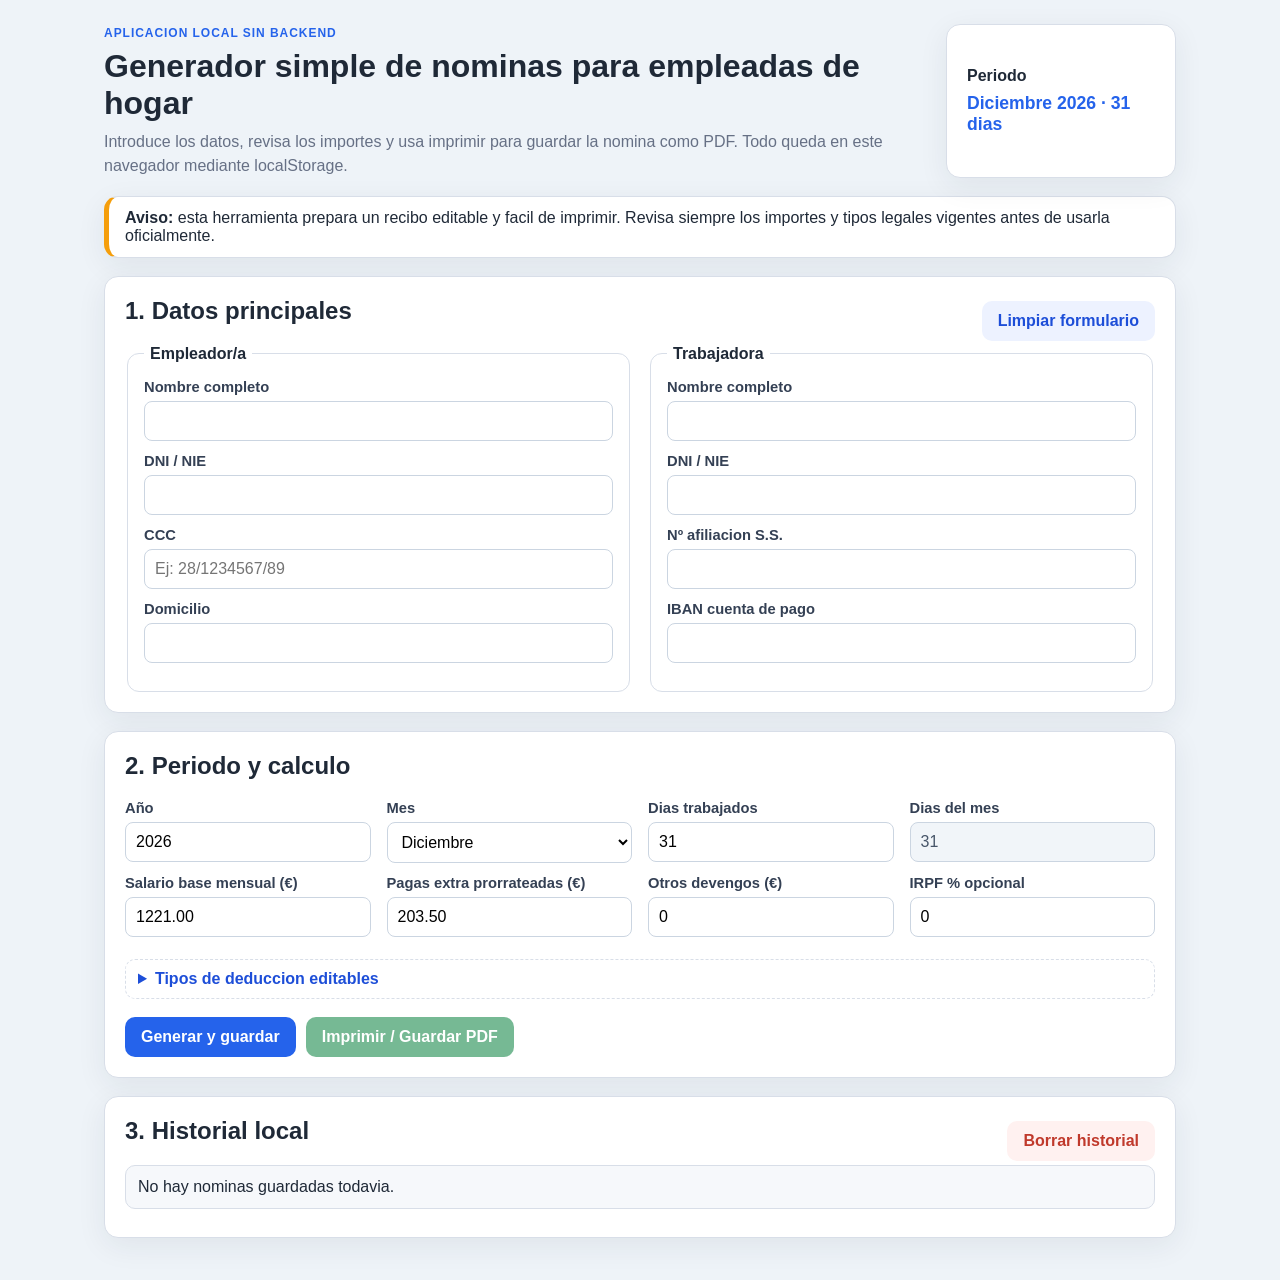
<file: index.html>
<!DOCTYPE html>
<html lang="es">
<head>
  <meta charset="UTF-8" />
  <meta name="viewport" content="width=device-width, initial-scale=1.0" />
  <title>Nominas Hogar</title>
  <link rel="stylesheet" href="styles.css" />
</head>
<body>
  <main class="app-shell">
    <section class="hero no-print">
      <div>
        <p class="eyebrow">Aplicacion local sin backend</p>
        <h1>Generador simple de nominas para empleadas de hogar</h1>
        <p>Introduce los datos, revisa los importes y usa imprimir para guardar la nomina como PDF. Todo queda en este navegador mediante localStorage.</p>
      </div>
      <div class="hero-card">
        <strong>Periodo</strong>
        <span id="resumen-periodo">-</span>
      </div>
    </section>

    <section class="notice no-print">
      <strong>Aviso:</strong> esta herramienta prepara un recibo editable y facil de imprimir. Revisa siempre los importes y tipos legales vigentes antes de usarla oficialmente.
    </section>

    <section class="panel no-print">
      <div class="section-title">
        <h2>1. Datos principales</h2>
        <button type="button" class="ghost" id="btn-limpiar-form">Limpiar formulario</button>
      </div>

      <div class="grid two">
        <fieldset>
          <legend>Empleador/a</legend>
          <label>Nombre completo <input id="emp_nombre" autocomplete="name" /></label>
          <label>DNI / NIE <input id="emp_dni" /></label>
          <label>CCC <input id="emp_ccc" placeholder="Ej: 28/1234567/89" /></label>
          <label>Domicilio <input id="emp_domicilio" /></label>
        </fieldset>
        <fieldset>
          <legend>Trabajadora</legend>
          <label>Nombre completo <input id="trab_nombre" /></label>
          <label>DNI / NIE <input id="trab_dni" /></label>
          <label>Nº afiliacion S.S. <input id="trab_nss" /></label>
          <label>IBAN cuenta de pago <input id="trab_iban" /></label>
        </fieldset>
      </div>
    </section>

    <section class="panel no-print">
      <h2>2. Periodo y calculo</h2>
      <div class="grid four">
        <label>Año
          <input type="number" id="nom_ano" min="2000" max="2100" value="2026" />
        </label>
        <label>Mes
          <select id="nom_mes"></select>
        </label>
        <label>Dias trabajados
          <input type="number" id="dias_trabajados" min="0" step="1" />
        </label>
        <label>Dias del mes
          <input type="number" id="dias_mes" readonly />
        </label>
      </div>

      <div class="grid four">
        <label>Salario base mensual (€)
          <input type="number" id="salario_base" min="0" step="0.01" value="1221.00" />
        </label>
        <label>Pagas extra prorrateadas (€)
          <input type="number" id="pagas_extra" min="0" step="0.01" value="203.50" />
        </label>
        <label>Otros devengos (€)
          <input type="number" id="otros_devengos" min="0" step="0.01" value="0" />
        </label>
        <label>IRPF % opcional
          <input type="number" id="irpf_pct" min="0" step="0.01" value="0" />
        </label>
      </div>

      <details>
        <summary>Tipos de deduccion editables</summary>
        <div class="grid four small-grid">
          <label>Cont. comunes % <input type="number" id="tipo_cc" min="0" step="0.01" value="4.70" /></label>
          <label>Desempleo % <input type="number" id="tipo_desempleo" min="0" step="0.01" value="1.60" /></label>
          <label>Formacion % <input type="number" id="tipo_formacion" min="0" step="0.01" value="0.10" /></label>
          <label>MEI % <input type="number" id="tipo_mei" min="0" step="0.01" value="0.20" /></label>
        </div>
      </details>

      <div class="actions">
        <button type="button" id="btn-generar">Generar y guardar</button>
        <button type="button" class="secondary" id="btn-imprimir" disabled>Imprimir / Guardar PDF</button>
      </div>
    </section>

    <section class="payroll-page" id="nomina-print" aria-live="polite">
      <header class="payroll-header">
        <div>
          <h3>Empleador/a</h3>
          <p><strong id="lbl_emp_nombre">-</strong></p>
          <p>DNI/NIE: <span id="lbl_emp_dni">-</span></p>
          <p>CCC: <span id="lbl_emp_ccc">-</span></p>
          <p>Domicilio: <span id="lbl_emp_domicilio">-</span></p>
        </div>
        <div>
          <h3>Trabajadora - Sistema Especial Hogar</h3>
          <p><strong id="lbl_trab_nombre">-</strong></p>
          <p>DNI/NIE: <span id="lbl_trab_dni">-</span></p>
          <p>Nº S.S.: <span id="lbl_trab_nss">-</span></p>
        </div>
      </header>

      <section class="payroll-title">
        <h2>Recibo individual de salarios</h2>
        <p>Periodo de liquidacion: <strong id="lbl_periodo">-</strong></p>
        <p>Dias naturales del mes: <strong id="lbl_dias_mes">-</strong> · Dias liquidados: <strong id="lbl_dias_trabajados">-</strong></p>
      </section>

      <table>
        <thead><tr><th>I. Devengos</th><th class="right">Detalle</th><th class="right">Importe</th></tr></thead>
        <tbody id="tabla_devengos"></tbody>
      </table>

      <table>
        <thead><tr><th>II. Deducciones</th><th class="right">Porcentaje</th><th class="right">Importe</th></tr></thead>
        <tbody id="tabla_deducciones"></tbody>
      </table>

      <table class="net-table">
        <tbody>
          <tr><td>Total devengado</td><td class="right" id="lbl_total_devengado">-</td></tr>
          <tr><td>Total deducciones</td><td class="right" id="lbl_total_deducciones">-</td></tr>
          <tr class="net"><td>Liquido a percibir</td><td class="right" id="lbl_neto">-</td></tr>
        </tbody>
      </table>

      <p class="base-note">Base de cotizacion usada para el calculo: <strong id="lbl_base_cotizacion">-</strong></p>
      <div class="iban-box">Pago por transferencia a: <strong id="lbl_trab_iban">-</strong></div>

      <footer class="signatures">
        <div>Firma del empleador/a</div>
        <div>Firma de la trabajadora - Recibi</div>
      </footer>
    </section>

    <section class="panel no-print">
      <div class="section-title">
        <h2>3. Historial local</h2>
        <button type="button" class="ghost danger" id="btn-borrar-historico">Borrar historial</button>
      </div>
      <ul id="lista-historico" class="history"></ul>
    </section>
  </main>

  <script src="app.js"></script>
</body>
</html>
</file>
<file: styles.css>
:root {
  --bg: #eef3f8;
  --panel: #ffffff;
  --ink: #1f2937;
  --muted: #667085;
  --line: #d8dee8;
  --primary: #2563eb;
  --primary-dark: #1d4ed8;
  --success: #07803d;
  --danger: #c0392b;
  --soft: #f6f8fb;
}
* { box-sizing: border-box; }
body { margin: 0; font-family: Arial, Helvetica, sans-serif; background: var(--bg); color: var(--ink); }
.app-shell { max-width: 1120px; margin: 0 auto; padding: 24px; }
.hero { display: grid; grid-template-columns: 1fr 230px; gap: 20px; align-items: stretch; margin-bottom: 18px; }
.hero h1 { margin: 6px 0 8px; font-size: 2rem; }
.hero p { margin: 0; color: var(--muted); line-height: 1.5; }
.eyebrow { text-transform: uppercase; letter-spacing: .08em; font-size: .75rem; font-weight: 700; color: var(--primary) !important; }
.hero-card, .panel, .notice { background: var(--panel); border: 1px solid var(--line); border-radius: 14px; box-shadow: 0 8px 30px rgba(31,41,55,.07); }
.hero-card { padding: 20px; display: flex; flex-direction: column; justify-content: center; gap: 8px; }
.hero-card span { font-size: 1.1rem; color: var(--primary); font-weight: 700; }
.notice { padding: 12px 16px; margin-bottom: 18px; border-left: 5px solid #f59e0b; }
.panel { padding: 20px; margin-bottom: 18px; }
.section-title { display: flex; align-items: center; justify-content: space-between; gap: 12px; }
h2, h3 { margin-top: 0; }
.grid { display: grid; gap: 16px; }
.grid.two { grid-template-columns: repeat(2, minmax(0, 1fr)); }
.grid.four { grid-template-columns: repeat(4, minmax(0, 1fr)); }
fieldset { border: 1px solid var(--line); border-radius: 12px; padding: 16px; }
legend { font-weight: 700; padding: 0 6px; }
label { display: block; font-weight: 700; font-size: .92rem; color: #344054; margin-bottom: 12px; }
input, select { width: 100%; margin-top: 6px; padding: 10px; border: 1px solid #cbd5e1; border-radius: 8px; font-size: 1rem; background: white; }
input[readonly] { background: #f1f5f9; color: #475569; }
details { margin-top: 10px; border: 1px dashed var(--line); border-radius: 10px; padding: 10px 12px; }
summary { cursor: pointer; font-weight: 700; color: var(--primary-dark); }
.small-grid { margin-top: 12px; }
.actions { display: flex; gap: 10px; margin-top: 18px; flex-wrap: wrap; }
button { border: 0; border-radius: 10px; padding: 11px 16px; font-size: 1rem; cursor: pointer; background: var(--primary); color: #fff; font-weight: 700; }
button:hover { background: var(--primary-dark); }
button:disabled { opacity: .55; cursor: not-allowed; }
button.secondary { background: var(--success); }
button.secondary:hover { background: #056731; }
button.ghost { background: #edf2ff; color: var(--primary-dark); }
button.ghost:hover { background: #dbe7ff; }
button.danger { color: var(--danger); background: #fff1f0; }
.payroll-page { display: none; background: #fff; border: 1px solid #111827; padding: 22px; margin: 20px 0; }
.payroll-page.visible { display: block; }
.payroll-header { display: grid; grid-template-columns: 1fr 1fr; gap: 22px; border-bottom: 2px solid #111827; padding-bottom: 14px; }
.payroll-header p { margin: 5px 0; }
.payroll-title { text-align: center; margin: 18px 0; }
.payroll-title h2 { margin-bottom: 8px; text-transform: uppercase; }
table { width: 100%; border-collapse: collapse; margin-bottom: 16px; table-layout: fixed; }
th, td { border: 1px solid #cbd5e1; padding: 9px; vertical-align: top; word-wrap: break-word; }
th { background: #eef2f7; text-align: left; }
th:nth-child(1), td:nth-child(1) { width: 55%; }
th:nth-child(2), td:nth-child(2) { width: 25%; }
th:nth-child(3), td:nth-child(3) { width: 20%; }
.right { text-align: right; }
.total-row td, .net-table .net td { background: #e8edf3; font-weight: 800; }
.net-table td:first-child { width: 70%; }
.base-note { color: var(--muted); font-size: .9rem; }
.iban-box { border: 1px solid #cbd5e1; background: #f8fafc; padding: 12px; margin-top: 12px; }
.signatures { display: grid; grid-template-columns: 1fr 1fr; gap: 50px; margin-top: 55px; }
.signatures div { border-top: 1px dashed #111827; text-align: center; padding-top: 8px; min-height: 65px; }
.history { list-style: none; padding: 0; margin: 0; }
.history li { display: flex; justify-content: space-between; align-items: center; gap: 12px; padding: 12px; border: 1px solid var(--line); border-radius: 10px; margin-bottom: 8px; background: var(--soft); }
.history small { color: var(--muted); display: block; margin-top: 3px; }
.history .mini-actions { display: flex; gap: 6px; }
.history button { padding: 7px 10px; font-size: .85rem; }
@media (max-width: 820px) { .hero, .grid.two, .grid.four, .payroll-header { grid-template-columns: 1fr; } .app-shell { padding: 14px; } }
@page { size: A4 portrait; margin: 13mm; }
@media print {
  body { background: #fff; }
  body * { visibility: hidden; }
  .no-print, .no-print * { display: none !important; }
  #nomina-print, #nomina-print * { visibility: visible; }
  #nomina-print { display: block !important; position: absolute; inset: 0 auto auto 0; width: 100%; border: 0; padding: 0; margin: 0; font-size: 11.5px; }
  th, .total-row td, .net-table .net td, .iban-box { -webkit-print-color-adjust: exact; print-color-adjust: exact; }
  .signatures { margin-top: 40px; }
}
</file>
